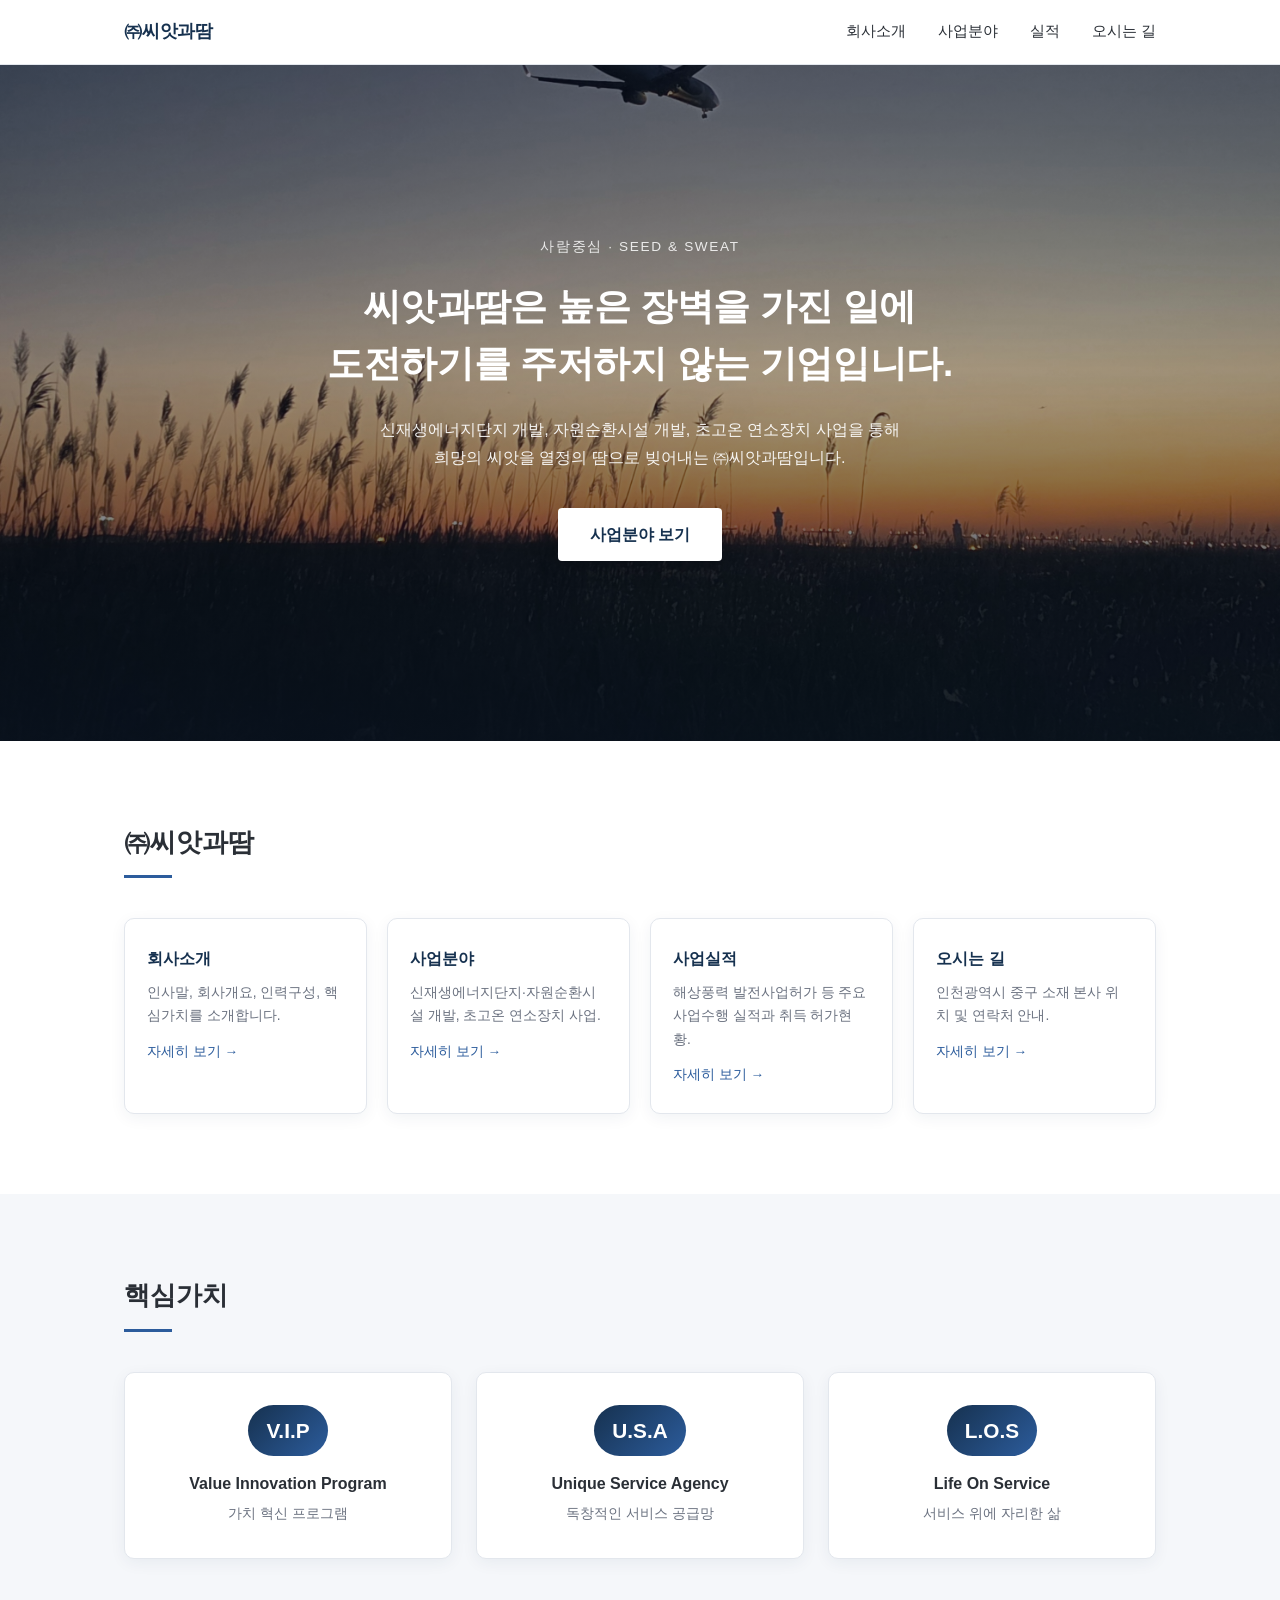
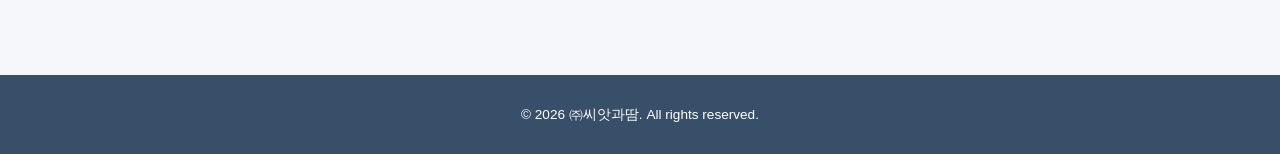
<file: index.html>
<!DOCTYPE html>
<html lang="ko">
<head>
<meta charset="UTF-8">
<meta name="viewport" content="width=device-width, initial-scale=1.0">
<title>㈜씨앗과땀 | Seed &amp; Sweat</title>
<meta name="description" content="㈜씨앗과땀 - 신재생에너지단지 개발, 자원순환시설 개발, 초고온 연소장치 사업을 수행하는 사람중심의 기업">
<link rel="stylesheet" href="style.css">
</head>
<body>

<header class="header" id="top">
  <div class="container header-inner">
    <a href="index.html" class="logo">㈜씨앗과땀</a>
    <nav class="nav">
      <a href="about.html">회사소개</a>
      <a href="business.html">사업분야</a>
      <a href="track.html">실적</a>
      <a href="contact.html">오시는 길</a>
    </nav>
  </div>
</header>

<section class="hero">
  <div class="container">
    <p class="hero-eyebrow">사람중심 · Seed &amp; Sweat</p>
    <h1>씨앗과땀은 높은 장벽을 가진 일에<br>도전하기를 주저하지 않는 기업입니다.</h1>
    <p class="hero-desc">신재생에너지단지 개발, 자원순환시설 개발, 초고온 연소장치 사업을 통해<br>희망의 씨앗을 열정의 땀으로 빚어내는 ㈜씨앗과땀입니다.</p>
    <a href="business.html" class="btn">사업분야 보기</a>
  </div>
</section>

<section class="section">
  <div class="container">
    <h2 class="section-title">㈜씨앗과땀</h2>
    <div class="home-link-grid">
      <a href="about.html" class="home-link-card">
        <h3>회사소개</h3>
        <p>인사말, 회사개요, 인력구성, 핵심가치를 소개합니다.</p>
        <span class="arrow">자세히 보기 →</span>
      </a>
      <a href="business.html" class="home-link-card">
        <h3>사업분야</h3>
        <p>신재생에너지단지·자원순환시설 개발, 초고온 연소장치 사업.</p>
        <span class="arrow">자세히 보기 →</span>
      </a>
      <a href="track.html" class="home-link-card">
        <h3>사업실적</h3>
        <p>해상풍력 발전사업허가 등 주요 사업수행 실적과 취득 허가현황.</p>
        <span class="arrow">자세히 보기 →</span>
      </a>
      <a href="contact.html" class="home-link-card">
        <h3>오시는 길</h3>
        <p>인천광역시 중구 소재 본사 위치 및 연락처 안내.</p>
        <span class="arrow">자세히 보기 →</span>
      </a>
    </div>
  </div>
</section>

<section class="section section-alt">
  <div class="container">
    <h2 class="section-title">핵심가치</h2>
    <div class="value-grid">
      <div class="value">
        <span class="value-code">V.I.P</span>
        <p class="value-en" style="margin-top:14px;">Value Innovation Program</p>
        <p class="value-kr">가치 혁신 프로그램</p>
      </div>
      <div class="value">
        <span class="value-code">U.S.A</span>
        <p class="value-en" style="margin-top:14px;">Unique Service Agency</p>
        <p class="value-kr">독창적인 서비스 공급망</p>
      </div>
      <div class="value">
        <span class="value-code">L.O.S</span>
        <p class="value-en" style="margin-top:14px;">Life On Service</p>
        <p class="value-kr">서비스 위에 자리한 삶</p>
      </div>
    </div>
  </div>
</section>

<footer class="footer">
  <div class="container">
    <p>&copy; <span id="year"></span> ㈜씨앗과땀. All rights reserved.</p>
  </div>
</footer>

<script src="script.js"></script>
</body>
</html>
</file>
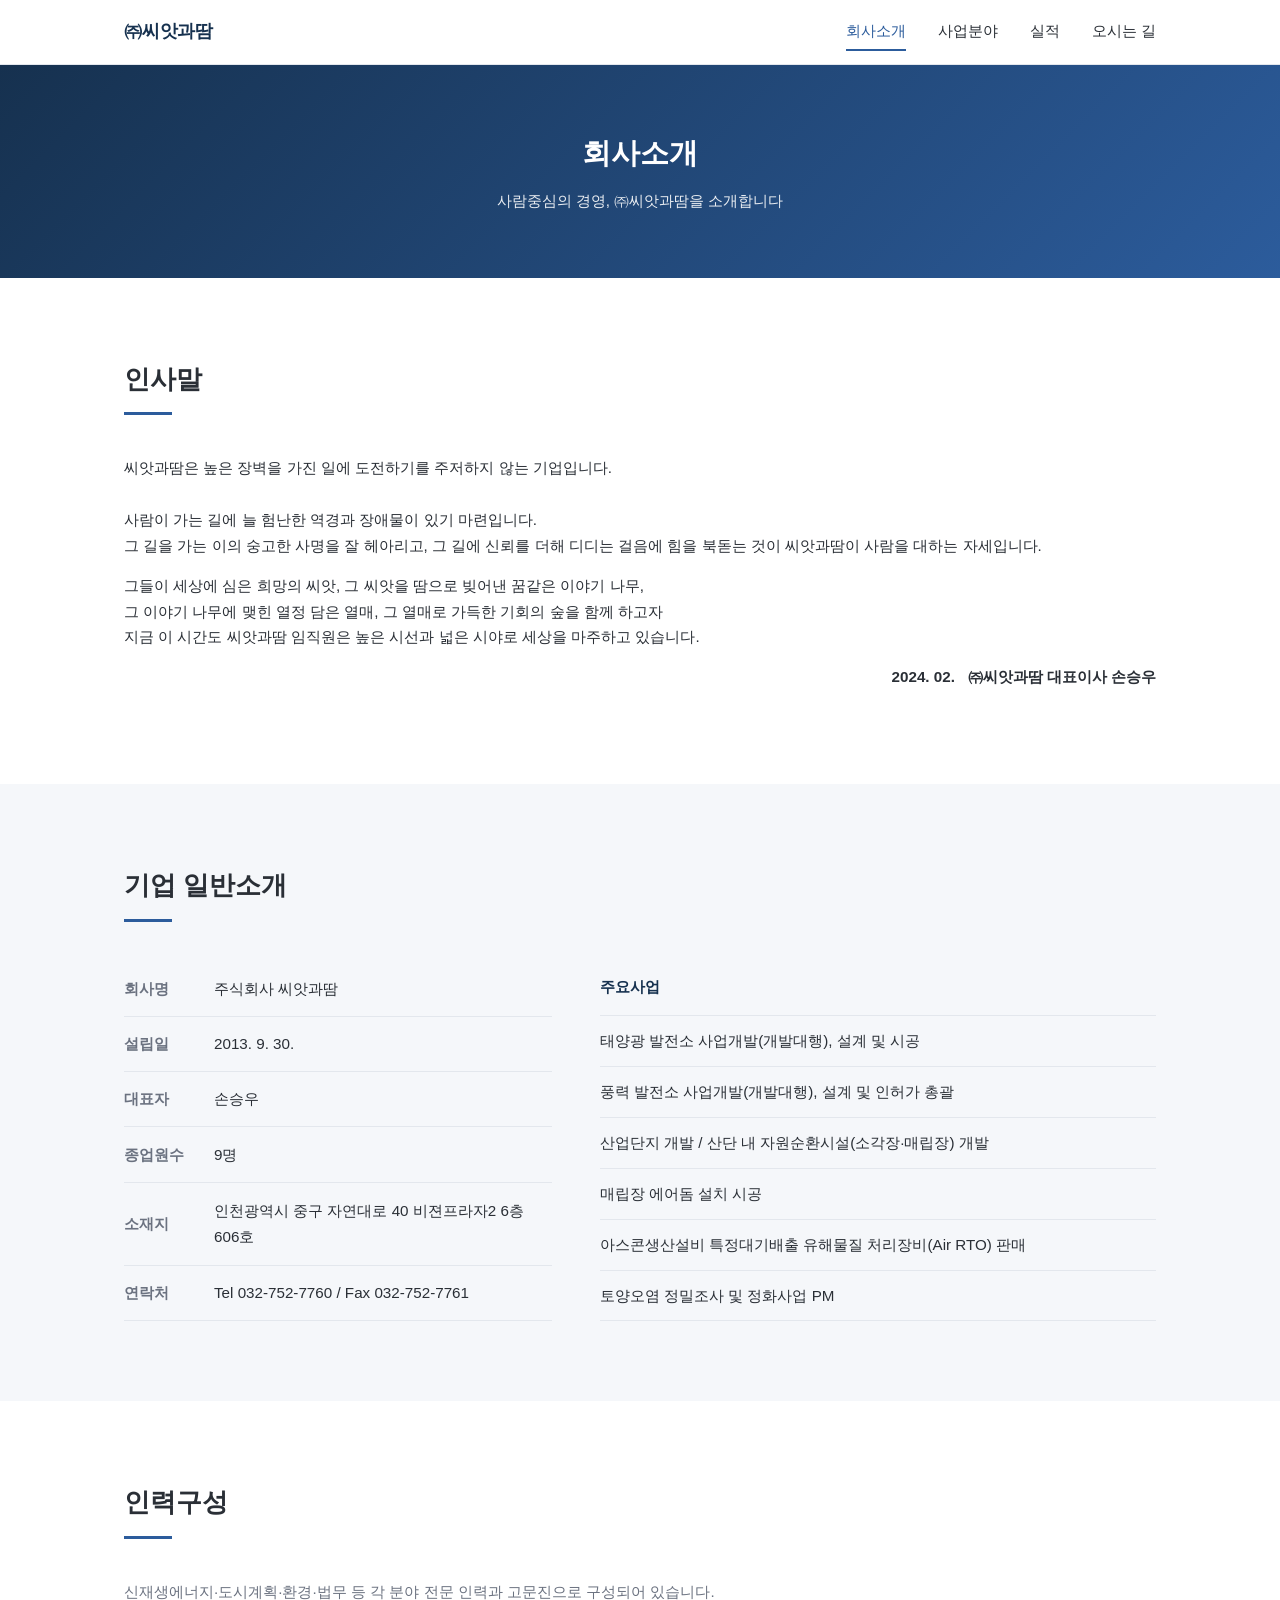
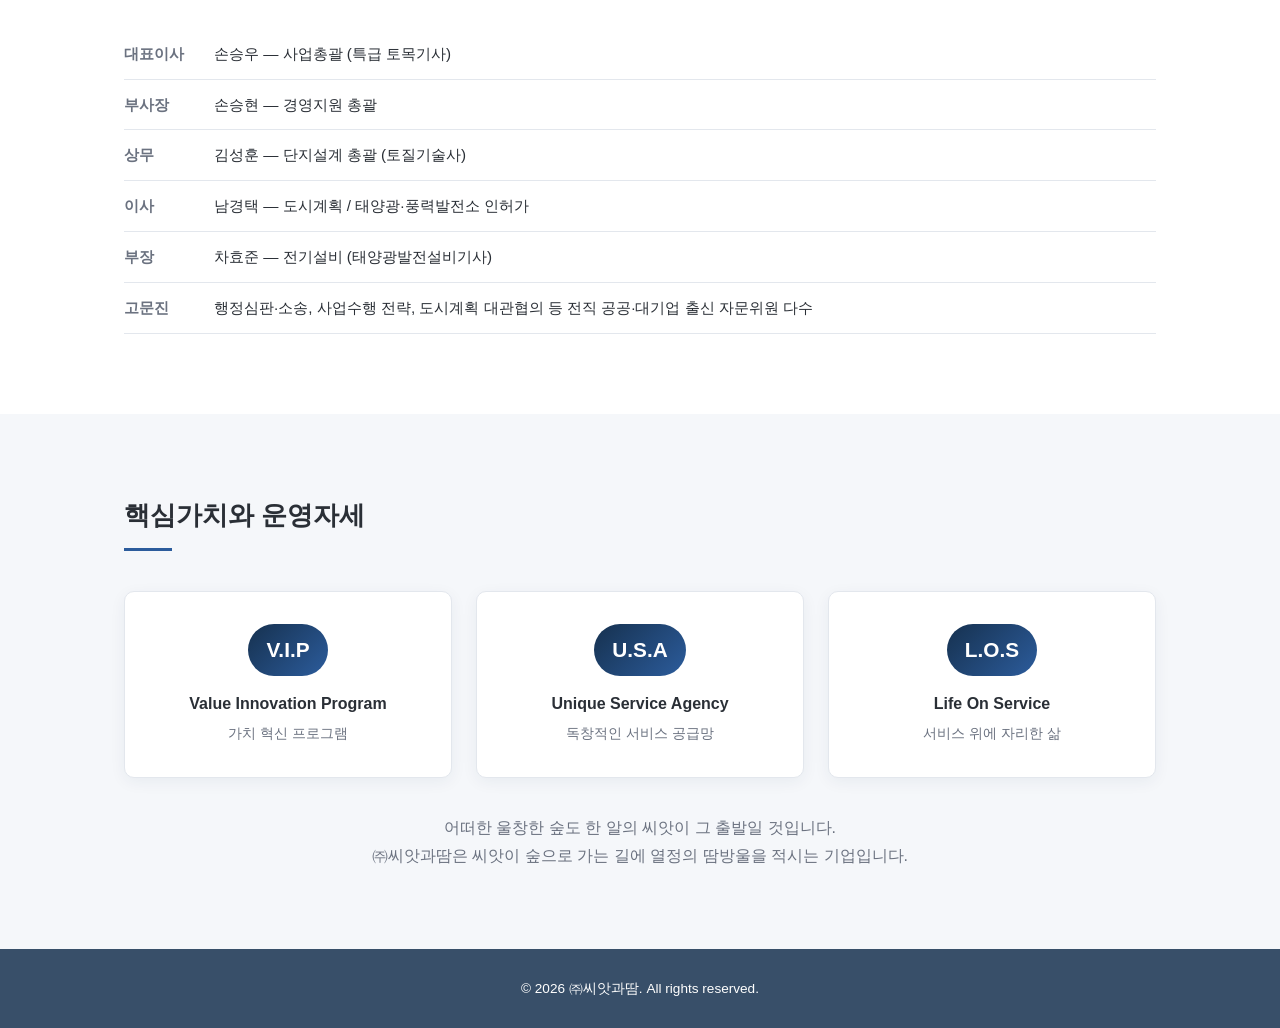
<file: about.html>
<!DOCTYPE html>
<html lang="ko">
<head>
<meta charset="UTF-8">
<meta name="viewport" content="width=device-width, initial-scale=1.0">
<title>회사소개 | ㈜씨앗과땀</title>
<meta name="description" content="㈜씨앗과땀 회사소개 - 인사말, 회사개요, 핵심가치">
<link rel="stylesheet" href="style.css">
</head>
<body>

<header class="header" id="top">
  <div class="container header-inner">
    <a href="index.html" class="logo">㈜씨앗과땀</a>
    <nav class="nav">
      <a href="about.html" class="active">회사소개</a>
      <a href="business.html">사업분야</a>
      <a href="track.html">실적</a>
      <a href="contact.html">오시는 길</a>
    </nav>
  </div>
</header>

<div class="page-hero">
  <div class="container">
    <h1>회사소개</h1>
    <p>사람중심의 경영, ㈜씨앗과땀을 소개합니다</p>
  </div>
</div>

<section class="section">
  <div class="container">
    <h2 class="section-title">인사말</h2>
    <div class="greeting">
      <p>
        씨앗과땀은 높은 장벽을 가진 일에 도전하기를 주저하지 않는 기업입니다.<br><br>
        사람이 가는 길에 늘 험난한 역경과 장애물이 있기 마련입니다.<br>
        그 길을 가는 이의 숭고한 사명을 잘 헤아리고, 그 길에 신뢰를 더해 디디는 걸음에 힘을 북돋는 것이 씨앗과땀이 사람을 대하는 자세입니다.
      </p>
      <p>
        그들이 세상에 심은 희망의 씨앗, 그 씨앗을 땀으로 빚어낸 꿈같은 이야기 나무,<br>
        그 이야기 나무에 맺힌 열정 담은 열매, 그 열매로 가득한 기회의 숲을 함께 하고자<br>
        지금 이 시간도 씨앗과땀 임직원은 높은 시선과 넓은 시야로 세상을 마주하고 있습니다.
      </p>
      <p class="signature">2024. 02. &nbsp; ㈜씨앗과땀 대표이사 손승우</p>
    </div>
  </div>
</section>

<section class="section section-alt">
  <div class="container">
    <h2 class="section-title">기업 일반소개</h2>
    <div class="about-grid">
      <table class="info-table">
        <tr><th>회사명</th><td>주식회사 씨앗과땀</td></tr>
        <tr><th>설립일</th><td>2013. 9. 30.</td></tr>
        <tr><th>대표자</th><td>손승우</td></tr>
        <tr><th>종업원수</th><td>9명</td></tr>
        <tr><th>소재지</th><td>인천광역시 중구 자연대로 40 비젼프라자2 6층 606호</td></tr>
        <tr><th>연락처</th><td>Tel 032-752-7760 / Fax 032-752-7761</td></tr>
      </table>
      <table class="info-table">
        <tr><th colspan="2" style="color: var(--navy); padding-bottom: 16px;">주요사업</th></tr>
        <tr><td colspan="2">태양광 발전소 사업개발(개발대행), 설계 및 시공</td></tr>
        <tr><td colspan="2">풍력 발전소 사업개발(개발대행), 설계 및 인허가 총괄</td></tr>
        <tr><td colspan="2">산업단지 개발 / 산단 내 자원순환시설(소각장·매립장) 개발</td></tr>
        <tr><td colspan="2">매립장 에어돔 설치 시공</td></tr>
        <tr><td colspan="2">아스콘생산설비 특정대기배출 유해물질 처리장비(Air RTO) 판매</td></tr>
        <tr><td colspan="2">토양오염 정밀조사 및 정화사업 PM</td></tr>
      </table>
    </div>
  </div>
</section>

<section class="section">
  <div class="container">
    <h2 class="section-title">인력구성</h2>
    <p style="color: var(--muted); margin-bottom: 24px; font-size: 0.95rem;">
      신재생에너지·도시계획·환경·법무 등 각 분야 전문 인력과 고문진으로 구성되어 있습니다.
    </p>
    <table class="info-table">
      <tr><th>대표이사</th><td>손승우 — 사업총괄 (특급 토목기사)</td></tr>
      <tr><th>부사장</th><td>손승현 — 경영지원 총괄</td></tr>
      <tr><th>상무</th><td>김성훈 — 단지설계 총괄 (토질기술사)</td></tr>
      <tr><th>이사</th><td>남경택 — 도시계획 / 태양광·풍력발전소 인허가</td></tr>
      <tr><th>부장</th><td>차효준 — 전기설비 (태양광발전설비기사)</td></tr>
      <tr><th>고문진</th><td>행정심판·소송, 사업수행 전략, 도시계획 대관협의 등 전직 공공·대기업 출신 자문위원 다수</td></tr>
    </table>
  </div>
</section>

<section class="section section-alt">
  <div class="container">
    <h2 class="section-title">핵심가치와 운영자세</h2>
    <div class="value-grid">
      <div class="value">
        <span class="value-code">V.I.P</span>
        <p class="value-en" style="margin-top:14px;">Value Innovation Program</p>
        <p class="value-kr">가치 혁신 프로그램</p>
      </div>
      <div class="value">
        <span class="value-code">U.S.A</span>
        <p class="value-en" style="margin-top:14px;">Unique Service Agency</p>
        <p class="value-kr">독창적인 서비스 공급망</p>
      </div>
      <div class="value">
        <span class="value-code">L.O.S</span>
        <p class="value-en" style="margin-top:14px;">Life On Service</p>
        <p class="value-kr">서비스 위에 자리한 삶</p>
      </div>
    </div>
    <p class="values-desc">
      어떠한 울창한 숲도 한 알의 씨앗이 그 출발일 것입니다.<br>
      ㈜씨앗과땀은 씨앗이 숲으로 가는 길에 열정의 땀방울을 적시는 기업입니다.
    </p>
  </div>
</section>

<footer class="footer">
  <div class="container">
    <p>&copy; <span id="year"></span> ㈜씨앗과땀. All rights reserved.</p>
  </div>
</footer>

<script src="script.js"></script>
</body>
</html>
</file>
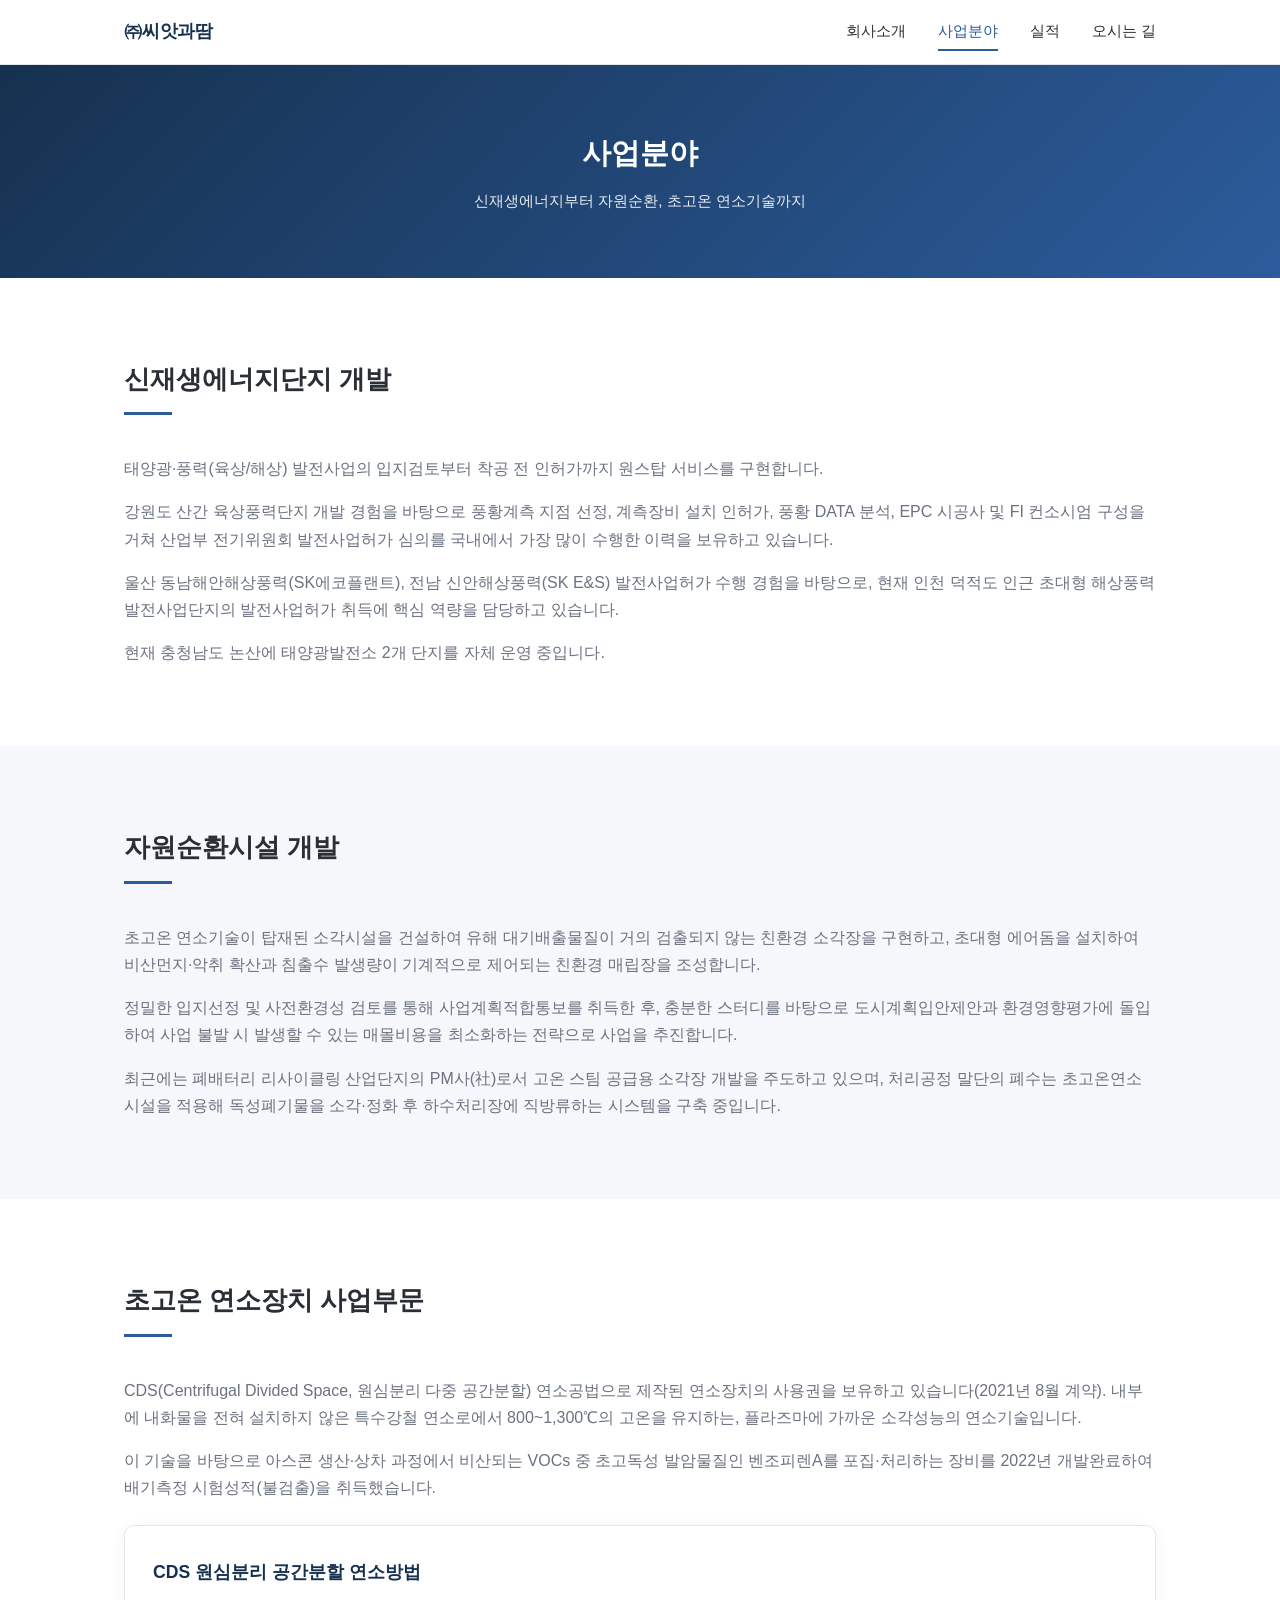
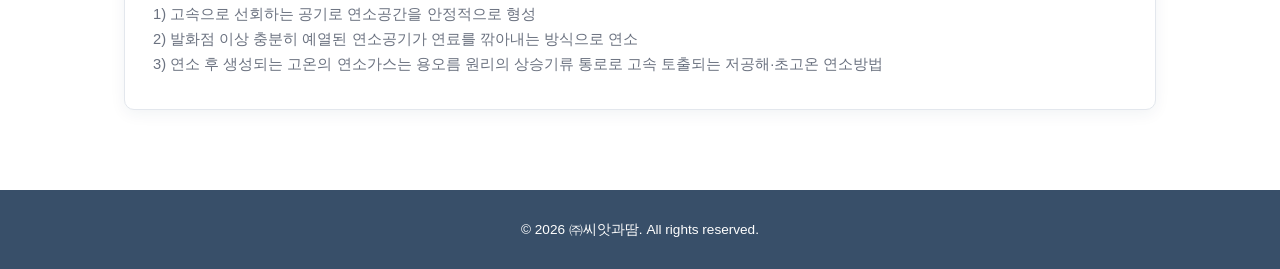
<file: business.html>
<!DOCTYPE html>
<html lang="ko">
<head>
<meta charset="UTF-8">
<meta name="viewport" content="width=device-width, initial-scale=1.0">
<title>사업분야 | ㈜씨앗과땀</title>
<meta name="description" content="㈜씨앗과땀 사업분야 - 신재생에너지단지 개발, 자원순환시설 개발, 초고온 연소장치 사업">
<link rel="stylesheet" href="style.css">
</head>
<body>

<header class="header" id="top">
  <div class="container header-inner">
    <a href="index.html" class="logo">㈜씨앗과땀</a>
    <nav class="nav">
      <a href="about.html">회사소개</a>
      <a href="business.html" class="active">사업분야</a>
      <a href="track.html">실적</a>
      <a href="contact.html">오시는 길</a>
    </nav>
  </div>
</header>

<div class="page-hero">
  <div class="container">
    <h1>사업분야</h1>
    <p>신재생에너지부터 자원순환, 초고온 연소기술까지</p>
  </div>
</div>

<section class="section">
  <div class="container">
    <h2 class="section-title">신재생에너지단지 개발</h2>
    <p style="color: var(--muted); margin-bottom: 16px;">
      태양광·풍력(육상/해상) 발전사업의 입지검토부터 착공 전 인허가까지 원스탑 서비스를 구현합니다.
    </p>
    <p style="color: var(--muted); margin-bottom: 16px;">
      강원도 산간 육상풍력단지 개발 경험을 바탕으로 풍황계측 지점 선정, 계측장비 설치 인허가, 풍황 DATA 분석, EPC 시공사 및 FI 컨소시엄 구성을 거쳐
      산업부 전기위원회 발전사업허가 심의를 국내에서 가장 많이 수행한 이력을 보유하고 있습니다.
    </p>
    <p style="color: var(--muted); margin-bottom: 16px;">
      울산 동남해안해상풍력(SK에코플랜트), 전남 신안해상풍력(SK E&amp;S) 발전사업허가 수행 경험을 바탕으로,
      현재 인천 덕적도 인근 초대형 해상풍력발전사업단지의 발전사업허가 취득에 핵심 역량을 담당하고 있습니다.
    </p>
    <p style="color: var(--muted);">현재 충청남도 논산에 태양광발전소 2개 단지를 자체 운영 중입니다.</p>
  </div>
</section>

<section class="section section-alt">
  <div class="container">
    <h2 class="section-title">자원순환시설 개발</h2>
    <p style="color: var(--muted); margin-bottom: 16px;">
      초고온 연소기술이 탑재된 소각시설을 건설하여 유해 대기배출물질이 거의 검출되지 않는 친환경 소각장을 구현하고,
      초대형 에어돔을 설치하여 비산먼지·악취 확산과 침출수 발생량이 기계적으로 제어되는 친환경 매립장을 조성합니다.
    </p>
    <p style="color: var(--muted); margin-bottom: 16px;">
      정밀한 입지선정 및 사전환경성 검토를 통해 사업계획적합통보를 취득한 후, 충분한 스터디를 바탕으로 도시계획입안제안과
      환경영향평가에 돌입하여 사업 불발 시 발생할 수 있는 매몰비용을 최소화하는 전략으로 사업을 추진합니다.
    </p>
    <p style="color: var(--muted);">
      최근에는 폐배터리 리사이클링 산업단지의 PM사(社)로서 고온 스팀 공급용 소각장 개발을 주도하고 있으며,
      처리공정 말단의 폐수는 초고온연소시설을 적용해 독성폐기물을 소각·정화 후 하수처리장에 직방류하는 시스템을 구축 중입니다.
    </p>
  </div>
</section>

<section class="section">
  <div class="container">
    <h2 class="section-title">초고온 연소장치 사업부문</h2>
    <p style="color: var(--muted); margin-bottom: 16px;">
      CDS(Centrifugal Divided Space, 원심분리 다중 공간분할) 연소공법으로 제작된 연소장치의 사용권을 보유하고 있습니다(2021년 8월 계약).
      내부에 내화물을 전혀 설치하지 않은 특수강철 연소로에서 800~1,300℃의 고온을 유지하는, 플라즈마에 가까운 소각성능의 연소기술입니다.
    </p>
    <p style="color: var(--muted); margin-bottom: 16px;">
      이 기술을 바탕으로 아스콘 생산·상차 과정에서 비산되는 VOCs 중 초고독성 발암물질인 벤조피렌A를 포집·처리하는 장비를
      2022년 개발완료하여 배기측정 시험성적(불검출)을 취득했습니다.
    </p>
    <div class="card" style="margin-top: 24px;">
      <h3>CDS 원심분리 공간분할 연소방법</h3>
      <p>
        1) 고속으로 선회하는 공기로 연소공간을 안정적으로 형성<br>
        2) 발화점 이상 충분히 예열된 연소공기가 연료를 깎아내는 방식으로 연소<br>
        3) 연소 후 생성되는 고온의 연소가스는 용오름 원리의 상승기류 통로로 고속 토출되는 저공해·초고온 연소방법
      </p>
    </div>
  </div>
</section>

<footer class="footer">
  <div class="container">
    <p>&copy; <span id="year"></span> ㈜씨앗과땀. All rights reserved.</p>
  </div>
</footer>

<script src="script.js"></script>
</body>
</html>
</file>
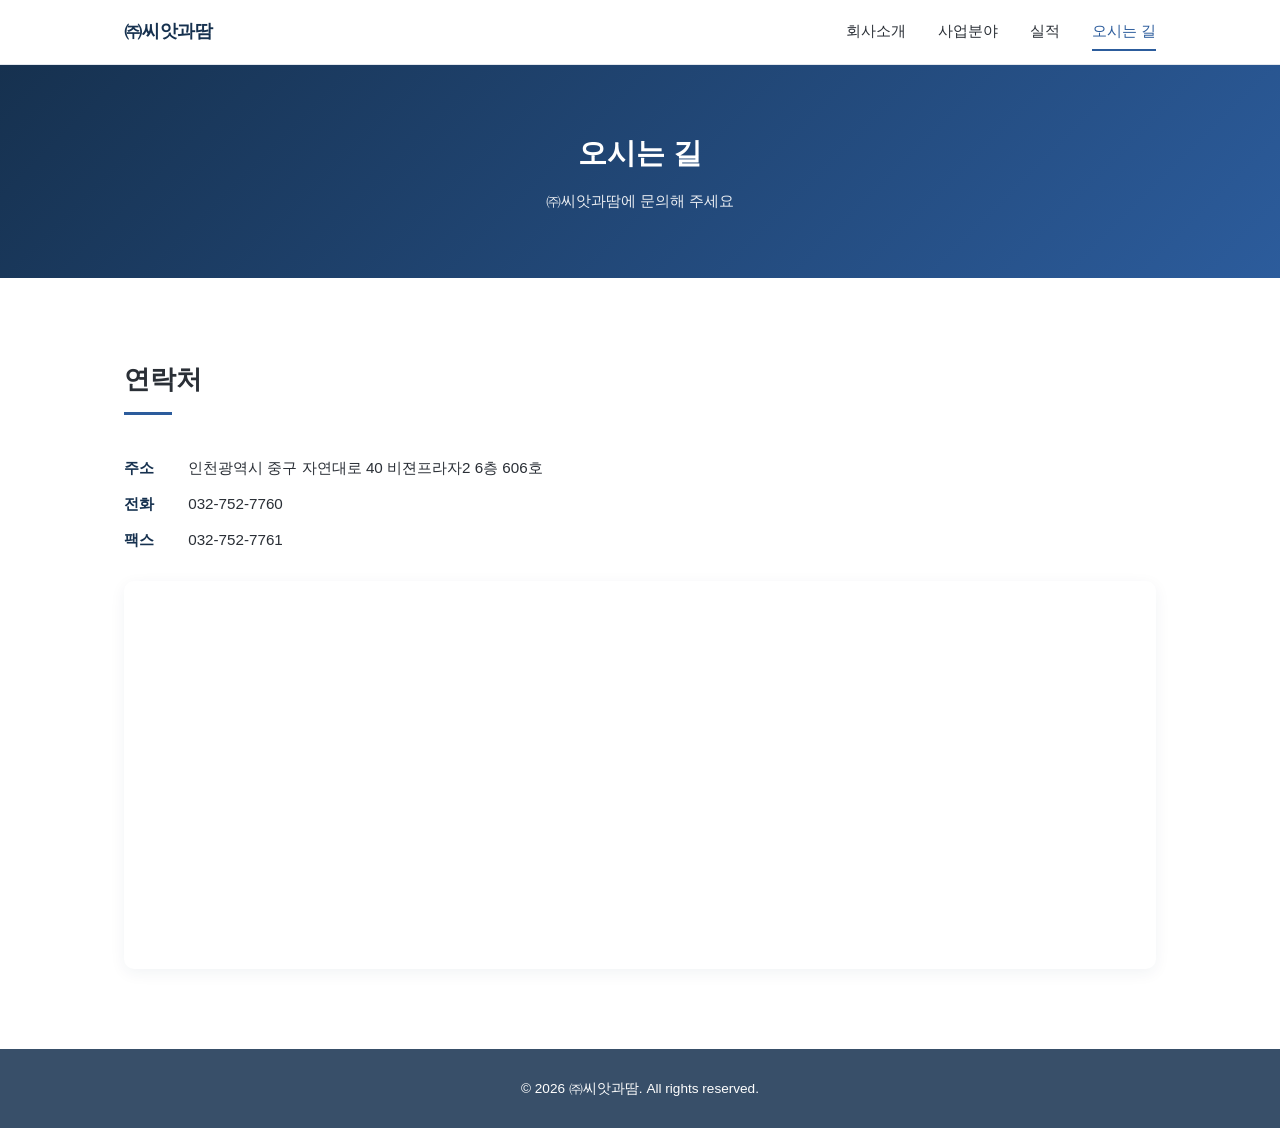
<file: contact.html>
<!DOCTYPE html>
<html lang="ko">
<head>
<meta charset="UTF-8">
<meta name="viewport" content="width=device-width, initial-scale=1.0">
<title>오시는 길 | ㈜씨앗과땀</title>
<meta name="description" content="㈜씨앗과땀 오시는 길 및 연락처">
<link rel="stylesheet" href="style.css">
</head>
<body>

<header class="header" id="top">
  <div class="container header-inner">
    <a href="index.html" class="logo">㈜씨앗과땀</a>
    <nav class="nav">
      <a href="about.html">회사소개</a>
      <a href="business.html">사업분야</a>
      <a href="track.html">실적</a>
      <a href="contact.html" class="active">오시는 길</a>
    </nav>
  </div>
</header>

<div class="page-hero">
  <div class="container">
    <h1>오시는 길</h1>
    <p>㈜씨앗과땀에 문의해 주세요</p>
  </div>
</div>

<section class="section">
  <div class="container">
    <h2 class="section-title">연락처</h2>
    <div class="contact-grid">
      <p><strong>주소</strong> 인천광역시 중구 자연대로 40 비젼프라자2 6층 606호</p>
      <p><strong>전화</strong> 032-752-7760</p>
      <p><strong>팩스</strong> 032-752-7761</p>
    </div>
    <div class="map-embed">
      <iframe
        title="㈜씨앗과땀 위치"
        src="https://maps.google.com/maps?q=%EC%9D%B8%EC%B2%9C%EA%B4%91%EC%97%AD%EC%8B%9C%20%EC%A4%91%EA%B5%AC%20%EC%9E%90%EC%97%B0%EB%8C%80%EB%A1%9C%2040&output=embed"
        width="100%" height="380" style="border:0;" loading="lazy">
      </iframe>
    </div>
  </div>
</section>

<footer class="footer">
  <div class="container">
    <p>&copy; <span id="year"></span> ㈜씨앗과땀. All rights reserved.</p>
  </div>
</footer>

<script src="script.js"></script>
</body>
</html>
</file>
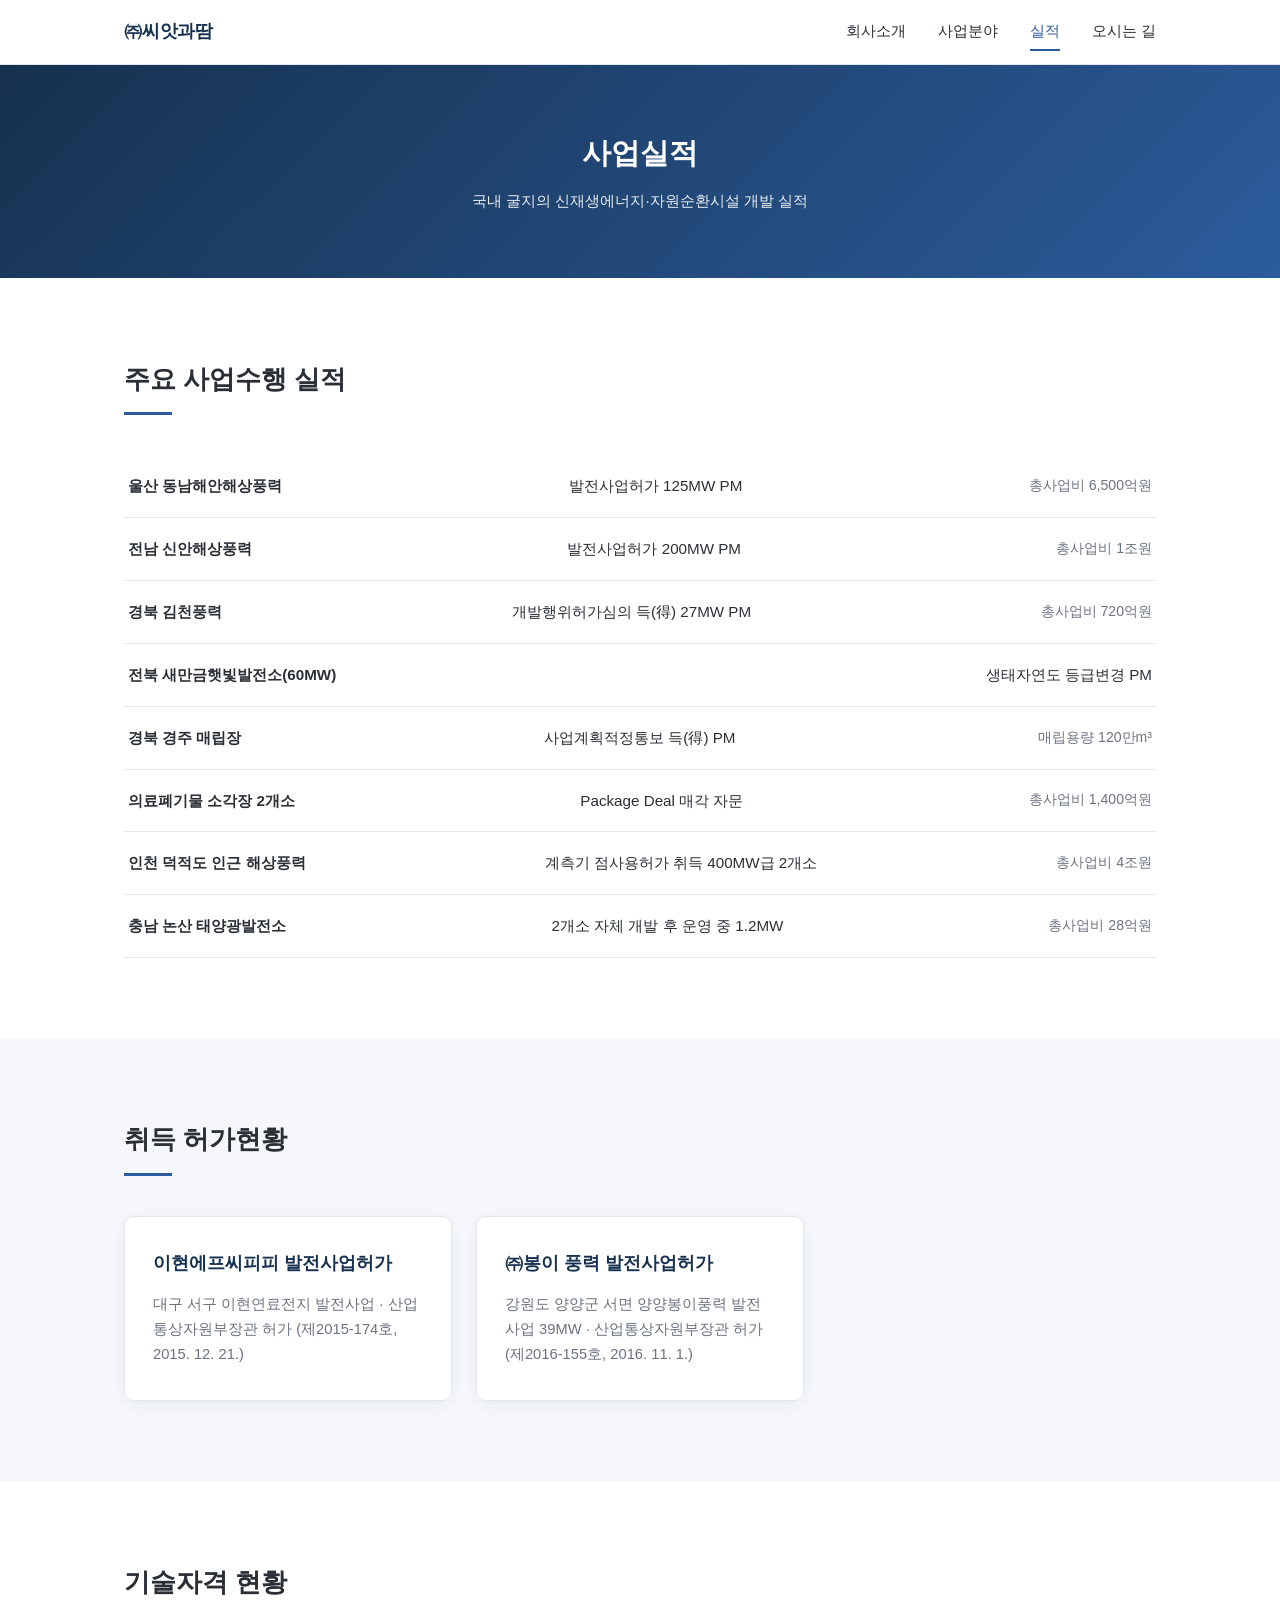
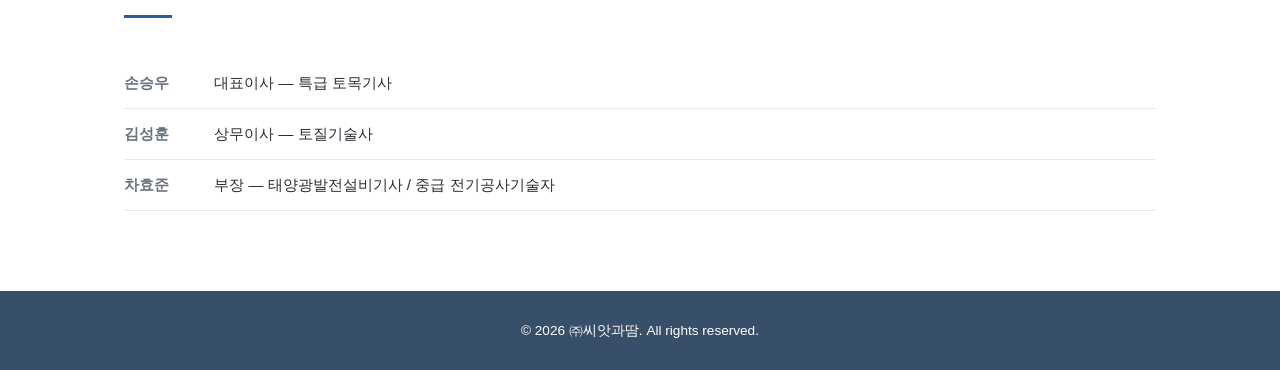
<file: track.html>
<!DOCTYPE html>
<html lang="ko">
<head>
<meta charset="UTF-8">
<meta name="viewport" content="width=device-width, initial-scale=1.0">
<title>사업실적 | ㈜씨앗과땀</title>
<meta name="description" content="㈜씨앗과땀 주요 사업수행 실적 및 취득 허가현황">
<link rel="stylesheet" href="style.css">
</head>
<body>

<header class="header" id="top">
  <div class="container header-inner">
    <a href="index.html" class="logo">㈜씨앗과땀</a>
    <nav class="nav">
      <a href="about.html">회사소개</a>
      <a href="business.html">사업분야</a>
      <a href="track.html" class="active">실적</a>
      <a href="contact.html">오시는 길</a>
    </nav>
  </div>
</header>

<div class="page-hero">
  <div class="container">
    <h1>사업실적</h1>
    <p>국내 굴지의 신재생에너지·자원순환시설 개발 실적</p>
  </div>
</div>

<section class="section">
  <div class="container">
    <h2 class="section-title">주요 사업수행 실적</h2>
    <ul class="track-list">
      <li><strong>울산 동남해안해상풍력</strong> 발전사업허가 125MW PM <span>총사업비 6,500억원</span></li>
      <li><strong>전남 신안해상풍력</strong> 발전사업허가 200MW PM <span>총사업비 1조원</span></li>
      <li><strong>경북 김천풍력</strong> 개발행위허가심의 득(得) 27MW PM <span>총사업비 720억원</span></li>
      <li><strong>전북 새만금햇빛발전소(60MW)</strong> 생태자연도 등급변경 PM</li>
      <li><strong>경북 경주 매립장</strong> 사업계획적정통보 득(得) PM <span>매립용량 120만m³</span></li>
      <li><strong>의료폐기물 소각장 2개소</strong> Package Deal 매각 자문 <span>총사업비 1,400억원</span></li>
      <li><strong>인천 덕적도 인근 해상풍력</strong> 계측기 점사용허가 취득 400MW급 2개소 <span>총사업비 4조원</span></li>
      <li><strong>충남 논산 태양광발전소</strong> 2개소 자체 개발 후 운영 중 1.2MW <span>총사업비 28억원</span></li>
    </ul>
  </div>
</section>

<section class="section section-alt">
  <div class="container">
    <h2 class="section-title">취득 허가현황</h2>
    <div class="card-grid">
      <div class="card">
        <h3>이현에프씨피피 발전사업허가</h3>
        <p>대구 서구 이현연료전지 발전사업 · 산업통상자원부장관 허가 (제2015-174호, 2015. 12. 21.)</p>
      </div>
      <div class="card">
        <h3>㈜봉이 풍력 발전사업허가</h3>
        <p>강원도 양양군 서면 양양봉이풍력 발전사업 39MW · 산업통상자원부장관 허가 (제2016-155호, 2016. 11. 1.)</p>
      </div>
    </div>
  </div>
</section>

<section class="section">
  <div class="container">
    <h2 class="section-title">기술자격 현황</h2>
    <table class="info-table">
      <tr><th>손승우</th><td>대표이사 — 특급 토목기사</td></tr>
      <tr><th>김성훈</th><td>상무이사 — 토질기술사</td></tr>
      <tr><th>차효준</th><td>부장 — 태양광발전설비기사 / 중급 전기공사기술자</td></tr>
    </table>
  </div>
</section>

<footer class="footer">
  <div class="container">
    <p>&copy; <span id="year"></span> ㈜씨앗과땀. All rights reserved.</p>
  </div>
</footer>

<script src="script.js"></script>
</body>
</html>
</file>
<file: style.css>
:root {
  --navy: #16314f;
  --blue: #2c5c9c;
  --blue-light: #4f86c6;
  --accent: #e8a23d;
  --bg-alt: #f5f7fa;
  --text: #2a2f36;
  --muted: #6b7280;
  --border: #e3e7ed;
  --shadow: 0 4px 16px rgba(22, 49, 79, 0.06);
  --shadow-hover: 0 10px 28px rgba(22, 49, 79, 0.12);
}

* { box-sizing: border-box; margin: 0; padding: 0; }

html { scroll-behavior: smooth; }

body {
  font-family: "Pretendard", "Apple SD Gothic Neo", "Malgun Gothic", sans-serif;
  color: var(--text);
  line-height: 1.7;
  -webkit-font-smoothing: antialiased;
}

.container {
  max-width: 1080px;
  margin: 0 auto;
  padding: 0 24px;
}

a { text-decoration: none; color: inherit; }
ul { list-style: none; }

.header {
  position: sticky;
  top: 0;
  background: rgba(255, 255, 255, 0.92);
  backdrop-filter: blur(8px);
  border-bottom: 1px solid var(--border);
  z-index: 100;
  transition: box-shadow 0.2s;
}
.header.scrolled { box-shadow: 0 2px 12px rgba(22, 49, 79, 0.08); }
.header-inner {
  display: flex;
  justify-content: space-between;
  align-items: center;
  height: 64px;
}
.logo { font-weight: 700; font-size: 1.1rem; color: var(--navy); letter-spacing: -0.01em; }
.nav { display: flex; gap: 32px; font-size: 0.92rem; }
.nav a {
  position: relative;
  padding: 4px 0;
  transition: color 0.2s;
}
.nav a::after {
  content: "";
  position: absolute;
  left: 0; bottom: -2px;
  width: 0; height: 2px;
  background: var(--blue);
  transition: width 0.25s;
}
.nav a:hover { color: var(--blue); }
.nav a:hover::after { width: 100%; }
.nav a.active { color: var(--blue); }
.nav a.active::after { width: 100%; }

.page-hero {
  background: linear-gradient(135deg, var(--navy), var(--blue));
  color: #fff;
  padding: 64px 0;
  text-align: center;
}
.page-hero h1 { font-size: 1.8rem; margin-bottom: 10px; }
.page-hero p { opacity: 0.9; font-size: 0.95rem; }

.home-link-grid {
  display: grid;
  grid-template-columns: repeat(4, 1fr);
  gap: 20px;
  margin-top: 16px;
}
.home-link-card {
  display: block;
  background: #fff;
  border: 1px solid var(--border);
  border-radius: 10px;
  padding: 26px 22px;
  box-shadow: var(--shadow);
  transition: transform 0.25s, box-shadow 0.25s, border-color 0.25s;
}
.home-link-card:hover {
  transform: translateY(-6px);
  box-shadow: var(--shadow-hover);
  border-color: var(--blue-light);
}
.home-link-card h3 { color: var(--navy); font-size: 1.02rem; margin-bottom: 8px; }
.home-link-card p { color: var(--muted); font-size: 0.86rem; }
.home-link-card .arrow { color: var(--blue); font-size: 0.85rem; margin-top: 12px; display: inline-block; }

@media (max-width: 900px) {
  .home-link-grid { grid-template-columns: repeat(2, 1fr); }
}

.hero {
  position: relative;
  background:
    linear-gradient(180deg, rgba(10,20,35,0.55) 0%, rgba(10,20,35,0.35) 45%, rgba(10,20,35,0.75) 100%),
    url("images/hero-bg.jpg") center 80% / cover no-repeat;
  color: #fff;
  padding: 170px 0 180px;
  text-align: center;
  overflow: hidden;
}
.hero .container { position: relative; }
.hero-eyebrow {
  letter-spacing: 0.12em;
  font-size: 0.85rem;
  opacity: 0.85;
  margin-bottom: 20px;
  text-transform: uppercase;
}
.hero h1 {
  font-size: 2.3rem;
  line-height: 1.55;
  margin-bottom: 24px;
  font-weight: 700;
  letter-spacing: -0.01em;
}
.hero-desc { opacity: 0.92; margin-bottom: 36px; font-size: 1.02rem; }
.btn {
  display: inline-block;
  background: #fff;
  color: var(--navy);
  padding: 13px 32px;
  border-radius: 4px;
  font-weight: 600;
  box-shadow: 0 8px 20px rgba(0,0,0,0.15);
  transition: transform 0.2s, box-shadow 0.2s;
}
.btn:hover { transform: translateY(-2px); box-shadow: 0 12px 24px rgba(0,0,0,0.2); }

.section { padding: 80px 0; }
.section-alt { background: var(--bg-alt); }
.section-title {
  font-size: 1.6rem;
  margin-bottom: 40px;
  position: relative;
  padding-bottom: 14px;
}
.section-title::after {
  content: "";
  position: absolute;
  left: 0; bottom: 0;
  width: 48px; height: 3px;
  background: var(--blue);
}

.about-grid {
  display: grid;
  grid-template-columns: 1fr 1.3fr;
  gap: 48px;
}
.info-table { width: 100%; border-collapse: collapse; }
.info-table th, .info-table td {
  text-align: left;
  padding: 12px 0;
  border-bottom: 1px solid var(--border);
  font-size: 0.95rem;
}
.info-table th { width: 90px; color: var(--muted); font-weight: 600; }
.greeting h3 { margin-bottom: 16px; color: var(--navy); }
.greeting p { margin-bottom: 14px; font-size: 0.95rem; color: var(--text); }
.signature { text-align: right; font-weight: 600; color: var(--navy); }

.card-grid {
  display: grid;
  grid-template-columns: repeat(3, 1fr);
  gap: 24px;
}
.card {
  background: #fff;
  border: 1px solid var(--border);
  border-radius: 10px;
  padding: 32px 28px;
  box-shadow: var(--shadow);
  transition: transform 0.25s, box-shadow 0.25s, border-color 0.25s;
}
.card:hover {
  transform: translateY(-6px);
  box-shadow: var(--shadow-hover);
  border-color: var(--blue-light);
}
.card-icon {
  width: 44px; height: 44px;
  display: flex; align-items: center; justify-content: center;
  border-radius: 10px;
  background: linear-gradient(135deg, var(--blue), var(--blue-light));
  color: #fff;
  margin-bottom: 18px;
  font-size: 1.3rem;
}
.card h3 { color: var(--navy); margin-bottom: 14px; font-size: 1.1rem; }
.card p { font-size: 0.92rem; color: var(--muted); }

.track-list li {
  display: flex;
  justify-content: space-between;
  align-items: center;
  flex-wrap: wrap;
  padding: 18px 4px;
  border-bottom: 1px solid var(--border);
  font-size: 0.95rem;
  transition: background 0.2s, padding-left 0.2s;
}
.track-list li:hover {
  background: var(--bg-alt);
  padding-left: 12px;
}
.track-list li span { color: var(--muted); font-size: 0.88rem; }

.value-grid {
  display: grid;
  grid-template-columns: repeat(3, 1fr);
  gap: 24px;
  margin-bottom: 36px;
}
.value {
  background: #fff;
  border: 1px solid var(--border);
  border-radius: 10px;
  padding: 32px 28px;
  text-align: center;
  box-shadow: var(--shadow);
  transition: transform 0.25s, box-shadow 0.25s;
}
.value:hover { transform: translateY(-6px); box-shadow: var(--shadow-hover); }
.value-code {
  display: inline-block;
  font-size: 1.3rem;
  font-weight: 700;
  color: #fff;
  background: linear-gradient(135deg, var(--navy), var(--blue));
  padding: 8px 18px;
  border-radius: 999px;
}
.value-en { margin-top: 10px; font-weight: 600; }
.value-kr { color: var(--muted); font-size: 0.9rem; margin-top: 4px; }
.values-desc { text-align: center; color: var(--muted); }

.contact-grid p { margin-bottom: 10px; font-size: 0.95rem; }
.contact-grid strong { display: inline-block; width: 60px; color: var(--navy); }
.map-embed {
  margin-top: 28px;
  border-radius: 10px;
  overflow: hidden;
  box-shadow: var(--shadow);
}

.footer {
  background: var(--navy);
  color: #fff;
  text-align: center;
  padding: 28px 0;
  font-size: 0.85rem;
  opacity: 0.85;
}

.reveal {
  opacity: 0;
  transform: translateY(16px);
  transition: opacity 0.5s ease, transform 0.5s ease;
}
.reveal.in-view { opacity: 1; transform: translateY(0); }

@media (max-width: 768px) {
  .nav { display: none; }
  .hero h1 { font-size: 1.5rem; }
  .about-grid, .card-grid, .value-grid { grid-template-columns: 1fr; }
}
</file>
